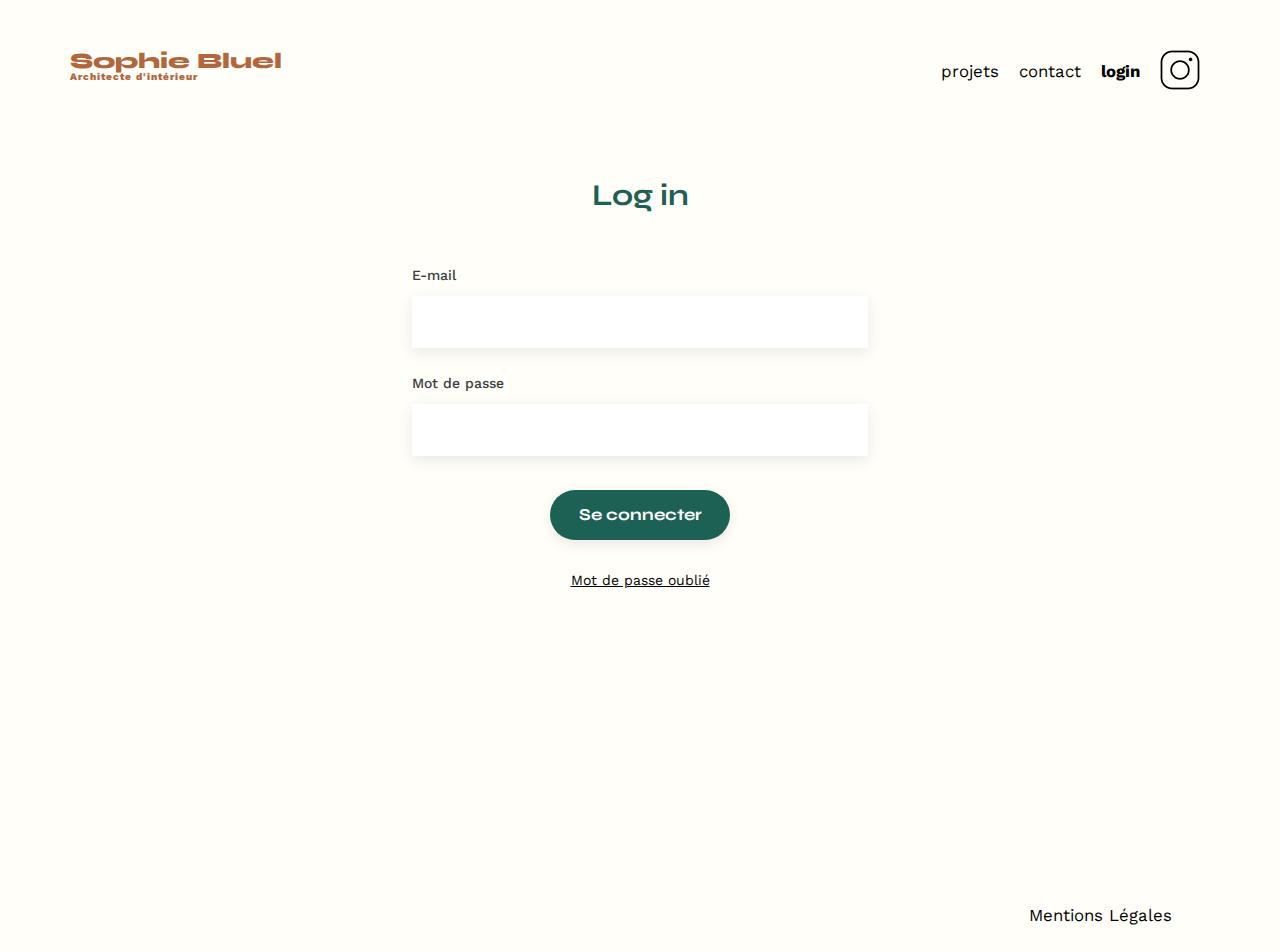
<file: FrontEnd/login.html>
<!DOCTYPE html>
<html lang="fr">
<head>
	<meta charset="UTF-8">
	<title>Sophie Bluel - Architecte d'intérieur</title>
	<meta name="viewport" content="width=device-width, initial-scale=1.0">
    <link rel="preconnect" href="https://fonts.googleapis.com">
    <link rel="preconnect" href="https://fonts.gstatic.com" crossorigin>
    <link href="https://fonts.googleapis.com/css2?family=Syne:wght@700;800&family=Work+Sans:wght@400;500;600&display=swap" rel="stylesheet">
    <meta name="description" content="">
	<link rel="stylesheet" href="./assets/style.css">
	<script src="./Js/api.js" type='module'></script>
	<script src="./Js/login.js" type='module' defer></script>
</head>
<body>
<header>
	<div class="header">
	<h1>Sophie Bluel <span>Architecte d'intérieur</span></h1>
	<nav>
		<ul>
			<li><a href="index.html#portfolio">projets</a></li>
			<li><a href="index.html#contact">contact</a></li>
			<li class="logintext"><a href="login.html">login</a></li>
			<li><a target="_blank" href="https://www.instagram.com/" class="lien-icone">
                <img src="./assets/icons/instagram.png" alt="Logo Instagram" ></a></li>
		</ul>
	</nav>
	</div>
</header>
<main>
	<section id="login">
		<h2>Log in</h2>
		<form id="loginForm" action="#" method="post">			
			<label for="email">E-mail</label>
			<input type="email" name="email" id="email" autocomplete="email">
            <label for="password">Mot de passe</label>
            <input type="password" name="password" id="password" autocomplete="current-password">
			<input type="submit" id="btnSubmitLogin" value="Se connecter">
		</form>
        <a href="#">Mot de passe oublié</a>
	</section>
</main>
<footer>
	<nav>
		<ul>
			<li>Mentions Légales</li>
		</ul>
	</nav>
</footer>
</body>
</html>
</file>
<file: FrontEnd/assets/style.css>
/* http://meyerweb.com/eric/tools/css/reset/
   v2.0 | 20110126
   License: none (public domain)
*/

html, body, div, span, applet, object, iframe,
h1, h2, h3, h4, h5, h6, p, blockquote, pre,
a, abbr, acronym, address, big, cite, code,
del, dfn, em, img, ins, kbd, q, s, samp,
small, strike, strong, sub, sup, tt, var,
b, u, i, center,
dl, dt, dd, ol, ul, li,
fieldset, form, label, legend,
table, caption, tbody, tfoot, thead, tr, th, td,
article, aside, canvas, details, embed,
figure, figcaption, header, hgroup,
menu, nav, output, ruby, section, summary,
time, mark, audio, video {
	margin: 0;
	padding: 0;
	border: 0;
	font-size: 100%;
	font: inherit;
	vertical-align: baseline;	
}
/* HTML5 display-role reset for older browsers */
article, aside, details, figcaption, figure,
footer, header, hgroup, menu, nav, section {
	display: block;
}
body {
	line-height: 1;
}
ol, ul {
	list-style: none;
}
blockquote, q {
	quotes: none;
}
blockquote:before, blockquote:after,
q:before, q:after {
	content: '';
	content: none;
}
table {
	border-collapse: collapse;
	border-spacing: 0;
}
html {
	background-color: #FFFEF8;
}
/** end reset css**/
body {
	font-family: 'Work Sans' ;
	font-size: 14px;
}
.header {
	display: flex;
	justify-content: space-between;
	margin: 50px 0;
}
.header a:hover {
	font-weight: bold;
  }
header, main, footer {
	max-width: 1140px;
	margin:auto;
}
section {
	margin: 50px 0 100px 0;
}

h1{
	display: flex;
	flex-direction: column;
	font-family: 'Syne';
	font-size: 22px;
	font-weight: 800;
	color: #B1663C
}

h1 > span {
	font-family: 'Work Sans';
	font-size:10px;
	letter-spacing: 0.1em;
;
}

h2{
	font-family: 'Syne';
	font-weight: 700;
	font-size: 30px;
	color: #1D6154
}
nav ul {
	display: flex;
	align-items: center;
	list-style-type: none;
}
nav li {
	padding: 0 10px;
	font-size: 1.2em;
}
nav a {
	text-decoration: none;
	color: black;
}

li:hover {
	color: #B1663C;
}
#introduction {
	display: flex;
	align-items: center;
}
#introduction figure {
	flex: 1
}
#introduction img {
	display: block;
	margin: auto;
	width: 80%;
}

#introduction article {
	flex: 1
}
#introduction h2 {
	margin-bottom: 1em;
}

#introduction p {
	margin-bottom: 0.5em;
}
#portfolio h2 {
	text-align: center;
	margin-bottom: 1em;
	margin-right: 30px;
}
/* admin mode  */
#portfolio {
  display: flex;
  flex-direction: column;
  align-items: center;
  text-align: center;
}

.projetsTitle h2 {
  display: inline-block;
}
.btnEditMod i {
  margin-right: 10px;
}


.gallery {
	width: 100%;
	display: grid;
	grid-template-columns: 1fr 1fr 1fr;
	grid-column-gap: 20px;
	grid-row-gap: 20px;
}

.gallery img {
	width: 100%;

}
#contact {
	width: 50%;
	margin: auto;
}
#contact > * {
	text-align: center;

}
#contact h2{
	margin-bottom: 20px;
}
#contact form {
	text-align: left;
	margin-top:30px;
	display: flex;
	flex-direction: column;
}

#contact input {
	height: 50px;
	font-size: 1.2em;
	border: none;
	box-shadow: 0px 4px 14px rgba(0, 0, 0, 0.09);
}
#contact label {
	margin: 2em 0 1em 0;
	color: #3D3D3D;
	font-weight: 500;
}
#contact textarea {
	border: none;
	box-shadow: 0px 4px 14px rgba(0, 0, 0, 0.09);
}

input[type="submit"]{
	font-family: 'Syne';
	font-weight: 700;
	color: white;
	background-color: #1D6154;
	margin : 2em auto ;
	width: 180px;
	text-align: center;
	border-radius: 60px ;
}

footer nav ul {
	display: flex;
	justify-content: flex-end;
	margin: 2em	
}

/* Login html */

.logintext {
	font-weight: bold;
}

#login {
	width: 40%;
	margin: 6.25em auto;
}
#login > * {
	text-align: center;
}
#login h2{
	margin-bottom: 20px;
}
#login form {
	text-align: left;
	margin-top:30px;
	display: flex;
	flex-direction: column;
}

#login input {
	height: 50px;
	font-size: 1.2em;
	border: none;
	box-shadow: 0px 4px 14px rgba(0, 0, 0, 0.09);
}
#login label {
	margin: 2em 0 1em 0;
	color: #3D3D3D;
	font-weight: 500;
}
#login a {
	display: block;
    text-align: center;
	margin-bottom: 20rem;
	color: black;
}

input[type="submit"]{
	font-family: 'Syne';
	font-weight: 700;
	color: white;
	background-color: #1D6154;
	margin : 2em auto ;
	width: 180px;
	text-align: center;
	border-radius: 60px ;
}

/* Category filter */

.buttons-container {
	display: flex;
	justify-content: center; 
	align-items: center;
	
  }

  .filter__btn {
	font-family: 'Syne';
	padding: 10px 20px;
	margin: 20px 15px 35px 15px;
	border: 1px solid #1D6154;
	border-radius: 25px;
	color: #1D6154;
	background-color: white;
	font-size: 16px;
	font-weight: 700;
	outline: none;
	cursor: pointer;	
  }
  
  .filter__btn--active {
	background-color: #1D6154;
	color: white;
  }

  /* Login error */

  .error {
    color: red;
    text-align: center;
    margin-top: 10px;
    position: absolute;
    left: 50%;
    transform: translateX(-50%);
    z-index: 1;
}

.error-container {
    display: flex;
    flex-direction: column;
    align-items: center;
}

/* Admin mode */
.background-bar {
	background-color: black;	
	padding: 10px 0;
	z-index: 9999;
	transition: top 0.3s ease-in-out;
}
#editModBanner {
	max-width: auto;	
	display: flex;
	align-items: center;
	justify-content: center;
	color: white;
}
.edit-mod-banner{
	display: flex;
	align-items: baseline;
}
.btnEditBanner i{
	margin-right: 11px;
}
.btnEditBanner, .btnEditModal {
	background: none;
    border: none;
    padding: 0;
    margin: 0;
    font: inherit;
	font-size: 1.1428571428571428em;
    cursor: pointer;
    color: inherit;
    text-decoration: none;
}
.btnEditModal i {
	margin-right: 10px;
}

/* Tools */
.hidden {
	display: none;
  }
</file>
